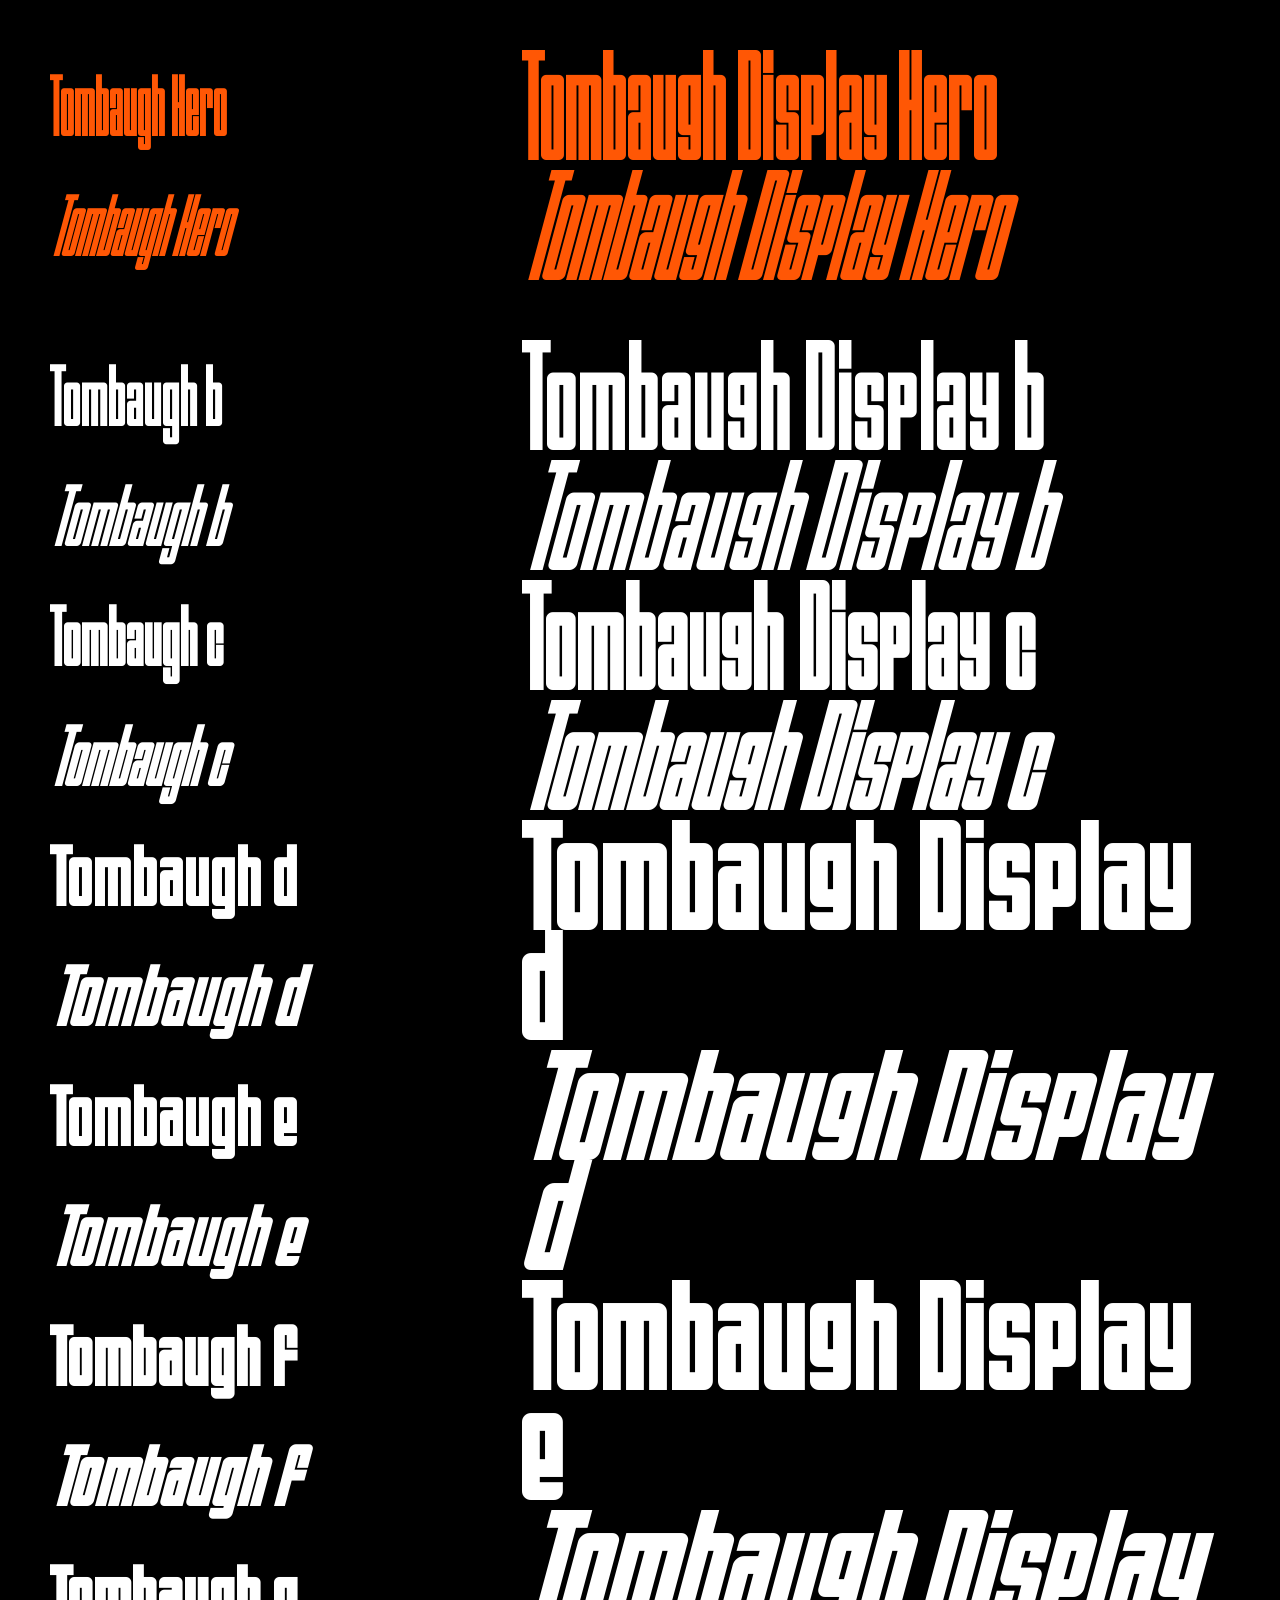
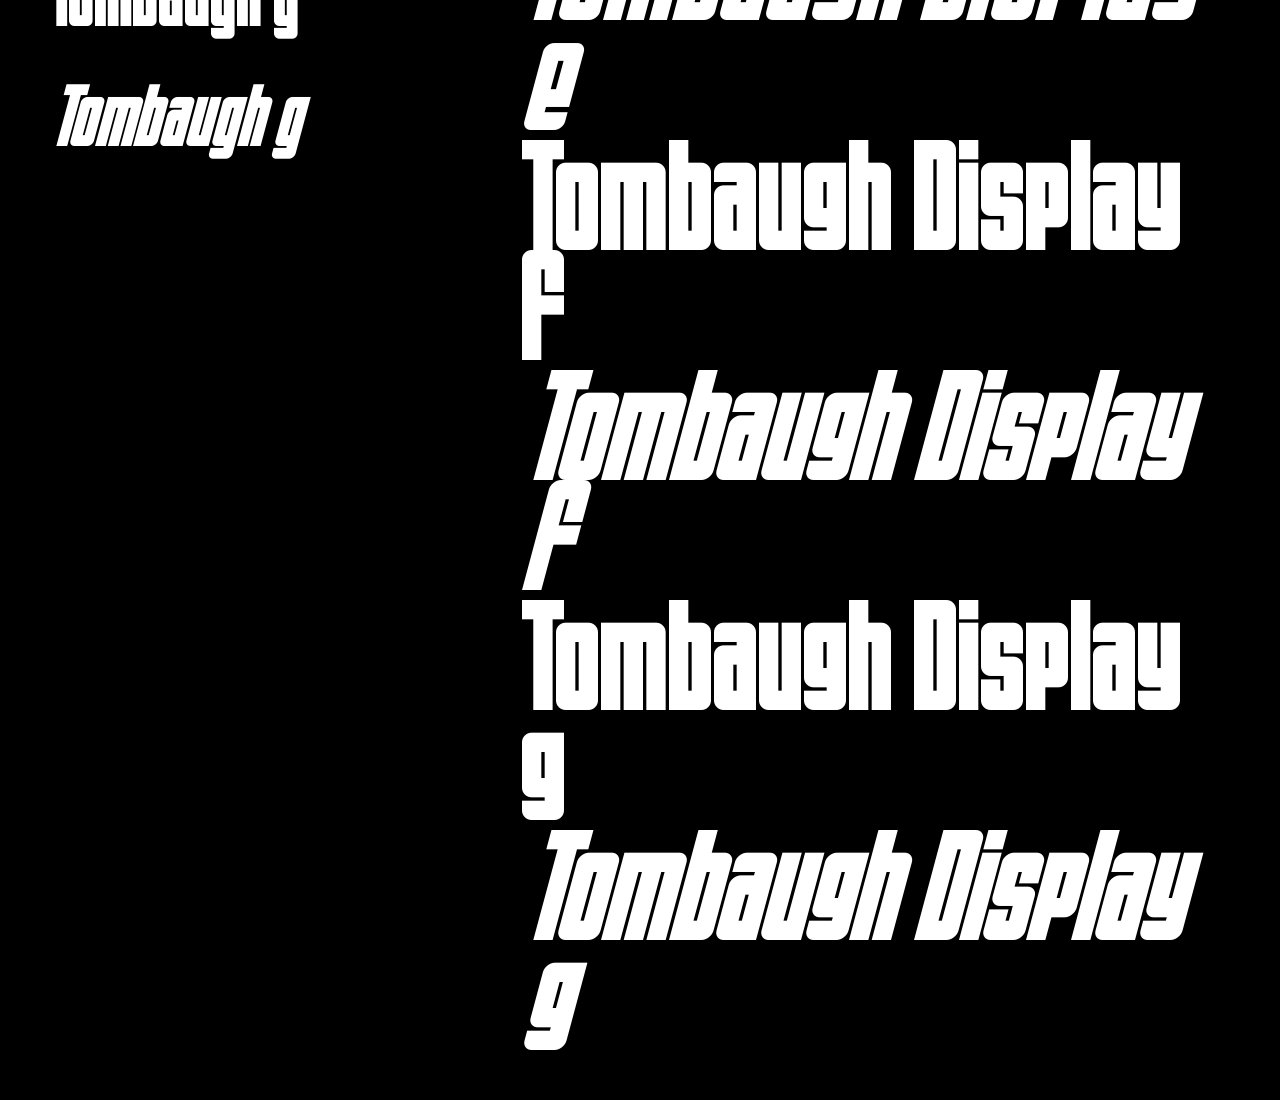
<file: index.html>
<!DOCTYPE html>
<html>

<head>
	<meta charset="UTF-8">
	<meta name="viewport" content="width=device-width, initial-scale=1.0">
	<title>Semitype</title>

	<link rel="stylesheet" href="css/fonts.css">
	<link rel="stylesheet" href="css/main.css">
</head>

<body>
	<div id="tombaugh-container">
		<div class="tombaugh-column" id="tombaugh-regular">
			<div class="tombaugh tombaugh-hero">Tombaugh Hero</div>
			<div class="tombaugh tombaugh-hero italic">Tombaugh Hero</div>
			<div class="tombaugh tombaugh-b">Tombaugh b</div>
			<div class="tombaugh tombaugh-b italic">Tombaugh b</div>
			<div class="tombaugh tombaugh-c">Tombaugh c</div>
			<div class="tombaugh tombaugh-c italic">Tombaugh c</div>
			<div class="tombaugh tombaugh-d">Tombaugh d</div>
			<div class="tombaugh tombaugh-d italic">Tombaugh d</div>
			<div class="tombaugh tombaugh-e">Tombaugh e</div>
			<div class="tombaugh tombaugh-e italic">Tombaugh e</div>
			<div class="tombaugh tombaugh-f">Tombaugh f</div>
			<div class="tombaugh tombaugh-f italic">Tombaugh f</div>
			<div class="tombaugh tombaugh-g">Tombaugh g</div>
			<div class="tombaugh tombaugh-g italic">Tombaugh g</div>
		</div>

		<div class="tombaugh-column" id="tombaugh-display">
			<div class="tombaugh tombaugh-hero">Tombaugh Display Hero</div>
			<div class="tombaugh tombaugh-hero italic">Tombaugh Display Hero</div>
			<div class="tombaugh tombaugh-b">Tombaugh Display b</div>
			<div class="tombaugh tombaugh-b italic">Tombaugh Display b</div>
			<div class="tombaugh tombaugh-c">Tombaugh Display c</div>
			<div class="tombaugh tombaugh-c italic">Tombaugh Display c</div>
			<div class="tombaugh tombaugh-d">Tombaugh Display d</div>
			<div class="tombaugh tombaugh-d italic">Tombaugh Display d</div>
			<div class="tombaugh tombaugh-e">Tombaugh Display e</div>
			<div class="tombaugh tombaugh-e italic">Tombaugh Display e</div>
			<div class="tombaugh tombaugh-f">Tombaugh Display f</div>
			<div class="tombaugh tombaugh-f italic">Tombaugh Display f</div>
			<div class="tombaugh tombaugh-g">Tombaugh Display g</div>
			<div class="tombaugh tombaugh-g italic">Tombaugh Display g</div>
		</div>
	</div>
</body>

</html>
</file>
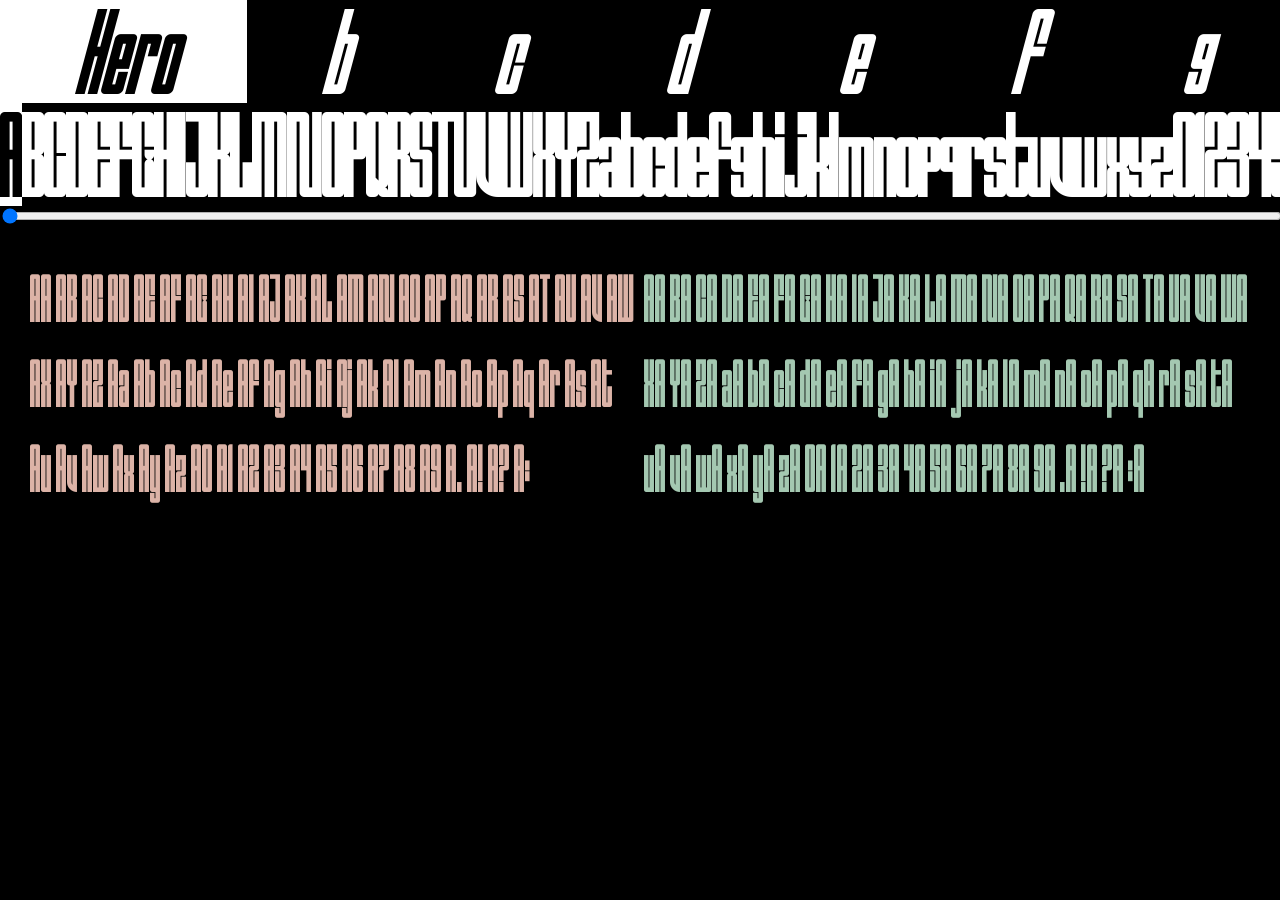
<file: pairs.html>
<!DOCTYPE html>
<html>

<head>
	<meta charset="UTF-8">
	<meta name="viewport" content="width=device-width, initial-scale=1.0">
	<title>Kerning Pairs</title>

	<link rel="stylesheet" href="css/fonts.css">
	<style>
		html, body {
			width: 100%;
			height: 100%;
			font-family: "Tombaugh";
			background: black;
			color: white;
			margin: 0;
		}

		body {
			display: flex;
			flex-direction: column;
			overflow: hidden;
		}

		div { display: flex; }

		input[type="radio"] { display: none; }

		label {
			flex-grow: 1;
			text-align: center;
			padding: 5px 0;
			cursor: pointer;
		}
		input:checked + label {
			background: white;
			color: black;
		}

		#font-option-container {
			font-family: "Tombaugh Display";
			width: 100%;
			font-size: 85px;
		}
		#font-option-container label { font-style: italic; }

		#char-option-container {
			font-family: "Tombaugh Display";
			width: 100%;
			font-size: 85px;
		}

		#font-size-slider {
			width: 100%;
			cursor: pointer;
		}

		#text-container {
			flex-grow: 1;
			flex-direction: row;
			width: 100%;
			font-size: 85px;
			font-weight: 300;
			line-height: 1;
			padding: 30px;
			box-sizing: border-box;
			overflow-y: scroll;
		}

		.text + .text { margin-left: 10px; }

		.kern-left { color: oklch(0.8 0.05 37); }
		.kern-right { color: oklch(0.8 0.05 157); }
	</style>
</head>

<body>
	<div id="font-option-container"></div>
	<div id="char-option-container"></div>
	<input type="range" id="font-size-slider" min="85" max="250" step="5" value="85">
	<div id="text-container"></div>

	<script src="https://code.jquery.com/jquery-3.7.1.min.js"></script>
	<script>
		const allFonts = [
			{ name: "Hero", weight: 300 },
			{ name: "b", weight: 400 },
			{ name: "c", weight: 500 },
			{ name: "d", weight: 600 },
			{ name: "e", weight: 700 },
			{ name: "f", weight: 800 },
			{ name: "g", weight: 900 }
		];
		for (let font of allFonts) {
			$("#font-option-container").append(`
				<input type="radio" name="font-option" id="${font.name}-font-option" ${(font.name == "Hero") ? "checked" : ""}>
				<label for="${font.name}-font-option">${font.name}</label>
			`);
		}

		$(`input[name="font-option"]`).on("change", function () {
			let fontName = $(this).attr("id").replace("-font-option", "");
			let font = allFonts.find(f => f.name == fontName);
			$("#text-container").css("font-weight", font.weight);
		});

		const allChars = "ABCDEFGHIJKLMNOPQRSTUVWXYZabcdefghijklmnopqrstuvwxyz0123456789.!?:";
		const getCharNameFromChar = (char) => {
			switch (char) {
				case ".":
					return "period";
				case "!":
					return "exclamation-point";
				case "?":
					return "question-mark";
				case ":":
					return "colon";
				default:
					return char;
			}
			return charName;
		}
		const getCharFromCharName = (charName) => {
			switch (charName) {
				case "period":
					return ".";
				case "exclamation-point":
					return "!";
				case "question-mark":
					return "?";
				case "colon":
					return ":";
				default:
					return charName;
			}
		}
		for (let char of allChars) {
			let charName = getCharNameFromChar(char);
			$("#char-option-container").append(`
				<input type="radio" name="char-option" id="${charName}-char-option" ${(charName == "A") ? "checked" : ""}>
				<label for="${charName}-char-option">${char}</label>
			`);
		}

		function generatePairs(c) {
			$("#text-container").empty();
			let kernLeft = $(`<div class="text kern-left"></div>`);
			let kernRight = $(`<div class="text kern-right"></div>`);
			for (let char of allChars) {
				kernLeft.append(c + char + " ");
				kernRight.append(char + c + " ");
			}
			$("#text-container").append(kernLeft);
			$("#text-container").append(kernRight);
		}
		generatePairs("A");

		$(`input[name="char-option"]`).on("change", function() {
			let charName = $(this).attr("id").replace("-char-option", "");
			let char = getCharFromCharName(charName);
			generatePairs(char);
		});

		$("#font-size-slider").on("input", function() {
			let fontSize = parseInt($(this).val());
			$("#text-container").css("font-size", fontSize + "px");
		});
	</script>
</body>

</html>
</file>
<file: css/fonts.css>
/* Tombaugh Regular */
@font-face {
	font-family: "Tombaugh";
	font-weight: 100;
	font-style: normal;
	src: url("../Tombaugh/download/regular/woff2/Tombaugh-b.woff2") format("woff2");
}
@font-face {
	font-family: "Tombaugh";
	font-weight: 100;
	font-style: italic;
	src: url("../Tombaugh/download/regular/woff2/Tombaugh-b-Oblique.woff2") format("woff2");
}

@font-face {
	font-family: "Tombaugh";
	font-weight: 300;
	font-style: normal;
	src: url("../Tombaugh/download/regular/woff2/Tombaugh-c.woff2") format("woff2");
}
@font-face {
	font-family: "Tombaugh";
	font-weight: 300;
	font-style: italic;
	src: url("../Tombaugh/download/regular/woff2/Tombaugh-c-Oblique.woff2") format("woff2");
}

@font-face {
	font-family: "Tombaugh";
	font-weight: 400;
	font-style: normal;
	src: url("../Tombaugh/download/regular/woff2/Tombaugh-d.woff2") format("woff2");
}
@font-face {
	font-family: "Tombaugh";
	font-weight: 400;
	font-style: italic;
	src: url("../Tombaugh/download/regular/woff2/Tombaugh-d-Oblique.woff2") format("woff2");
}

@font-face {
	font-family: "Tombaugh";
	font-weight: 500;
	font-style: normal;
	src: url("../Tombaugh/download/regular/woff2/Tombaugh-e.woff2") format("woff2");
}
@font-face {
	font-family: "Tombaugh";
	font-weight: 500;
	font-style: italic;
	src: url("../Tombaugh/download/regular/woff2/Tombaugh-e-Oblique.woff2") format("woff2");
}

@font-face {
	font-family: "Tombaugh";
	font-weight: 700;
	font-style: normal;
	src: url("../Tombaugh/download/regular/woff2/Tombaugh-f.woff2") format("woff2");
}
@font-face {
	font-family: "Tombaugh";
	font-weight: 700;
	font-style: italic;
	src: url("../Tombaugh/download/regular/woff2/Tombaugh-f-Oblique.woff2") format("woff2");
}

@font-face {
	font-family: "Tombaugh";
	font-weight: 900;
	font-style: normal;
	src: url("../Tombaugh/download/regular/woff2/Tombaugh-g.woff2") format("woff2");
}
@font-face {
	font-family: "Tombaugh";
	font-weight: 900;
	font-style: italic;
	src: url("../Tombaugh/download/regular/woff2/Tombaugh-g-Oblique.woff2") format("woff2");
}


/* Tombaugh Display */
@font-face {
	font-family: "Tombaugh Display";
	font-weight: 100;
	font-style: normal;
	src: url("../Tombaugh/download/display/woff2/TombaughDisplay-b.woff2") format("woff2");
}
@font-face {
	font-family: "Tombaugh Display";
	font-weight: 100;
	font-style: italic;
	src: url("../Tombaugh/download/display/woff2/TombaughDisplay-b-Oblique.woff2") format("woff2");
}

@font-face {
	font-family: "Tombaugh Display";
	font-weight: 300;
	font-style: normal;
	src: url("../Tombaugh/download/display/woff2/TombaughDisplay-c.woff2") format("woff2");
}
@font-face {
	font-family: "Tombaugh Display";
	font-weight: 300;
	font-style: italic;
	src: url("../Tombaugh/download/display/woff2/TombaughDisplay-c-Oblique.woff2") format("woff2");
}

@font-face {
	font-family: "Tombaugh Display";
	font-weight: 400;
	font-style: normal;
	src: url("../Tombaugh/download/display/woff2/TombaughDisplay-d.woff2") format("woff2");
}
@font-face {
	font-family: "Tombaugh Display";
	font-weight: 400;
	font-style: italic;
	src: url("../Tombaugh/download/display/woff2/TombaughDisplay-d-Oblique.woff2") format("woff2");
}

@font-face {
	font-family: "Tombaugh Display";
	font-weight: 500;
	font-style: normal;
	src: url("../Tombaugh/download/display/woff2/TombaughDisplay-e.woff2") format("woff2");
}
@font-face {
	font-family: "Tombaugh Display";
	font-weight: 500;
	font-style: italic;
	src: url("../Tombaugh/download/display/woff2/TombaughDisplay-e-Oblique.woff2") format("woff2");
}

@font-face {
	font-family: "Tombaugh Display";
	font-weight: 700;
	font-style: normal;
	src: url("../Tombaugh/download/display/woff2/TombaughDisplay-f.woff2") format("woff2");
}
@font-face {
	font-family: "Tombaugh Display";
	font-weight: 700;
	font-style: italic;
	src: url("../Tombaugh/download/display/woff2/TombaughDisplay-f-Oblique.woff2") format("woff2");
}

@font-face {
	font-family: "Tombaugh Display";
	font-weight: 900;
	font-style: normal;
	src: url("../Tombaugh/download/display/woff2/TombaughDisplay-g.woff2") format("woff2");
}
@font-face {
	font-family: "Tombaugh Display";
	font-weight: 900;
	font-style: italic;
	src: url("../Tombaugh/download/display/woff2/TombaughDisplay-g-Oblique.woff2") format("woff2");
}


/* Hades */
@font-face {
	font-family: "Hades";
	font-weight: 400;
	font-style: normal;
	src: url("../../pluto-timer/assets/fonts/hades/hades_tall_fat.ttf") format("truetype");
}
@font-face {
	font-family: "Hades";
	font-weight: 500;
	font-style: normal;
	src: url("../../pluto-timer/assets/fonts/hades/hades_short_skinny.ttf") format("truetype");
}
@font-face {
	font-family: "Hades";
	font-weight: 600;
	font-style: normal;
	src: url("../../pluto-timer/assets/fonts/hades/hades_short_fat.ttf") format("truetype");
}
@font-face {
	font-family: "Hades";
	font-weight: 700;
	font-style: normal;
	src: url("../../pluto-timer/assets/fonts/hades/hades_super_short_fat.ttf") format("truetype");
}
</file>
<file: css/main.css>
html, body {
	width: 100%;
	height: 100%;
}

body {
	margin: 0;
	background: black;
}

div {
	display: flex;
	flex-direction: column;
}

#tombaugh-container {
	flex-direction: row;
	width: 100%;
	padding: 50px;
	box-sizing: border-box;
}

.tombaugh-column { height: 100%; }
#tombaugh-regular { width: 40%; }
#tombaugh-display { width: 60%; }

.tombaugh {
	font-size: 110px;
	line-height: 1;
	color: white;
}
#tombaugh-regular .tombaugh { font-family: "Tombaugh"; }
#tombaugh-display .tombaugh { font-family: "Tombaugh Display"; }
.italic { font-style: italic; }
.tombaugh + .tombaugh { margin-top: 10px; }
.tombaugh-hero {
	font-weight: 300;
	color: #ff5705;
}
.tombaugh-hero.italic { margin-bottom: 50px; }
.tombaugh-b { font-weight: 400; }
.tombaugh-c { font-weight: 500; }
.tombaugh-d { font-weight: 600; }
.tombaugh-e { font-weight: 700; }
.tombaugh-f { font-weight: 800; }
.tombaugh-g { font-weight: 900; }
</file>
